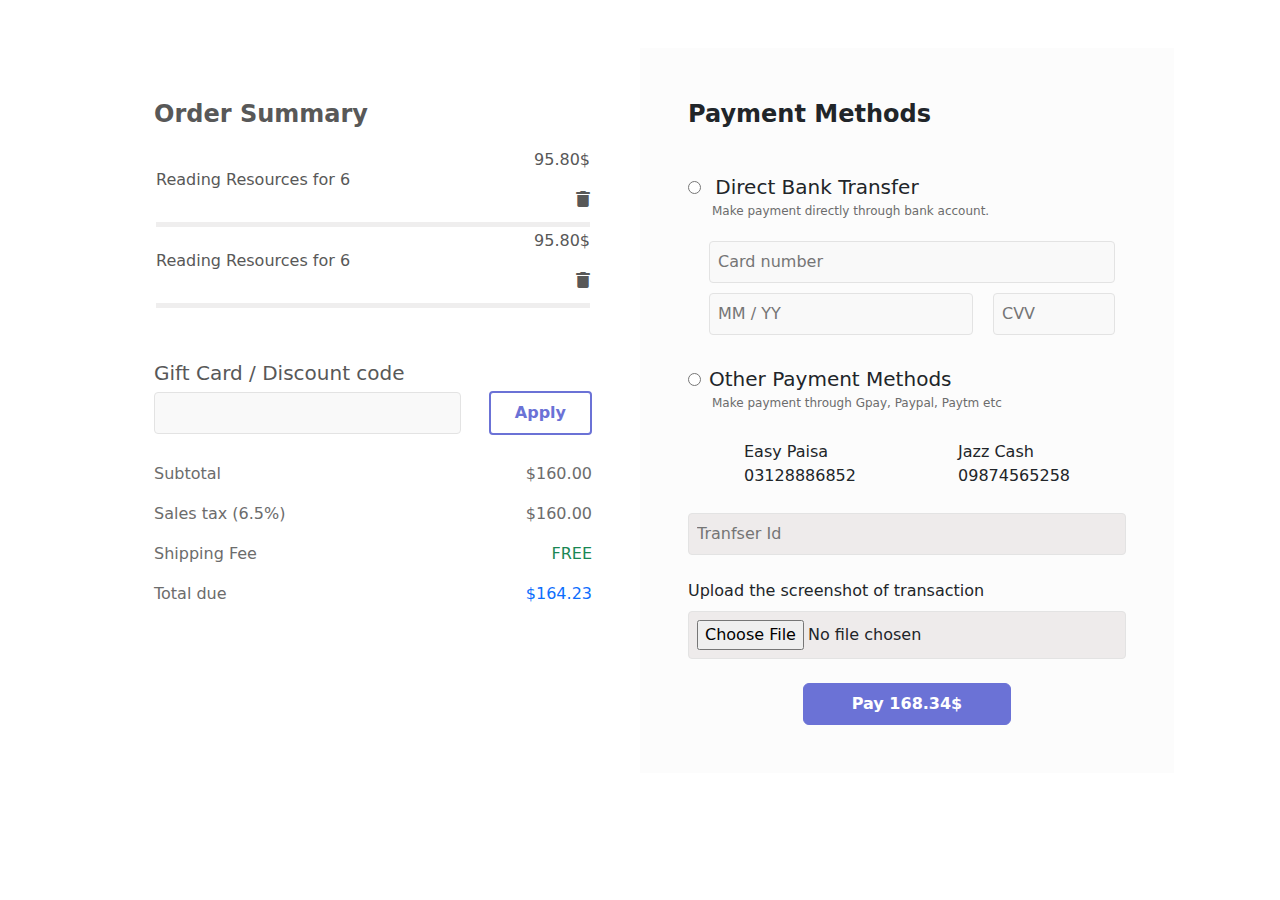
<file: payment_page.html>
<!DOCTYPE html>
<html lang="en">

<head>
    <meta charset="UTF-8">
    <meta name="viewport" content="width=device-width, initial-scale=1.0">
    <link href="https://cdn.jsdelivr.net/npm/bootstrap@5.3.3/dist/css/bootstrap.min.css" rel="stylesheet"
        integrity="sha384-QWTKZyjpPEjISv5WaRU9OFeRpok6YctnYmDr5pNlyT2bRjXh0JMhjY6hW+ALEwIH" crossorigin="anonymous">
    <link rel="stylesheet" href="stylesheets/payment_page.css">
    <link rel="stylesheet" href="https://cdnjs.cloudflare.com/ajax/libs/font-awesome/6.7.2/css/all.min.css"
        integrity="sha512-Evv84Mr4kqVGRNSgIGL/F/aIDqQb7xQ2vcrdIwxfjThSH8CSR7PBEakCr51Ck+w+/U6swU2Im1vVX0SVk9ABhg=="
        crossorigin="anonymous" referrerpolicy="no-referrer" />
    <title>Payment</title>
</head>

<body>
    <div class="container p-5">
        <div class="row page bg-dark">
            <div class="col-md-6 left bg-white p-5">
                <div class="order_summary w-100 ">
                    <p class="w-100 fs-4 fw-bold title ">Order Summary</p>
                    <div class="cart w-100 pb-5">
                        <div class="item d-flex align-items-center justify-content-between">
                            <div class="name">Reading Resources for 6</div>
                            <div class="price">
                                <p>95.80$</p>
                                <div class=" text-end"><i class="fa-solid fa-trash "></i></div>
                            </div>
                        </div>
                        <div class="item d-flex align-items-center justify-content-between">
                            <div class="name">Reading Resources for 6</div>
                            <div class="price">
                                <p>95.80$</p>
                                <div class=" text-end"><i class="fa-solid fa-trash "></i></div>
                            </div>
                        </div>
                    </div>
                    <div class="receipt">
                        <div class="discount mb-4 w-100">
                            <label class="d-block fs-5">Gift Card / Discount code</label>
                           <div class="ohh d-flex align-items-center justify-content-between">
                            <input type="text" class="my-1">
                            <a href="#" class="px-4 py-2">Apply</a>
                        </div>
                           </div>
                           
                        <div class="detail">
                            <div class="entity d-flex align-items-center justify-content-between">
                                <p>Subtotal</p>
                                <p>$160.00</p>
                            </div>
                            <div class="entity d-flex align-items-center justify-content-between">
                                <p>Sales tax (6.5%)</p>
                                <p>$160.00</p>
                            </div>
                            <div class="entity d-flex align-items-center justify-content-between">
                                <p>Shipping Fee</p>
                                <p class="text-success">FREE</p>
                            </div>
                            <div class="entity d-flex align-items-center justify-content-between">
                                <p>Total due</p>
                                <p class="text-primary">$164.23</p>
                            </div>
                        </div>
                    </div>
                </div>
            </div>
            <div class="col-md-6 right  p-5 ">
                <p class="w-100 fs-4 fw-bold title text-dark ">Payment Methods</p>
                <div class="option p-4 px-0 pb-0 ">
                    <p class="mb-0 fs-5"> <input type="radio" class="me-2" name="check" id="check1"> <label for="check1">Direct Bank Transfer</label></p>
                    <p class="ps-4 mini">Make payment directly through bank account.</p>
                </div>
              
                <div class="inputs px-3">
                    <input type="number" name="" id="" placeholder="Card number" class="w-100">
                    <div class="figure">
                        <input type="password" id="date" placeholder="MM / YY">
                    </div>
                    <div class="figurer">
                        <input type="password" id="date" placeholder="CVV">
                    </div>
                </div>

                <div class="option p-4 px-0 pb-0 ">
                    <p class="mb-0 fs-5"> <input type="radio" class="me-2" name="check" id="check2"><label for="check2">Other Payment Methods</label></p>
                    <p class="ps-4 mini">Make payment through Gpay, Paypal, Paytm etc</p>
                </div>
                <div class="inputs_for_local">
                   <div class="manage px-5 py-1 d-flex align-items-center justify-content-between">
                    <div class="numbers active">
                     <label for="">Easy Paisa</label>
                        <p>03128886852</p>
                    </div>
                    <div class="numbers">
                        <label for="">Jazz Cash</label>
                        <p>09874565258</p>
                    </div>
                   </div>
                    
                    <div class="id w-100">
                        <input type="text" placeholder="Tranfser Id" class="w-100">
                    </div>
                    <div class="file mt-3">
                        <label for="img" class="my-2">Upload the screenshot of transaction</label>
                        <input type="file" name="" id="img" class="w-100">
                    </div>
                    <div class="submit pt-4 d-flex align-items-center justify-content-center">
                        <a href=""class="px-5 py-2 fw-bold rounded done">Pay <span>168.34$</span></a>
                        
                    </div>
                </div>
            </div>
        </div>
    </div>
</body>
<script src="https://cdn.jsdelivr.net/npm/bootstrap@5.3.3/dist/js/bootstrap.bundle.min.js"
    integrity="sha384-YvpcrYf0tY3lHB60NNkmXc5s9fDVZLESaAA55NDzOxhy9GkcIdslK1eN7N6jIeHz"
    crossorigin="anonymous"></script>

</html>
</file>
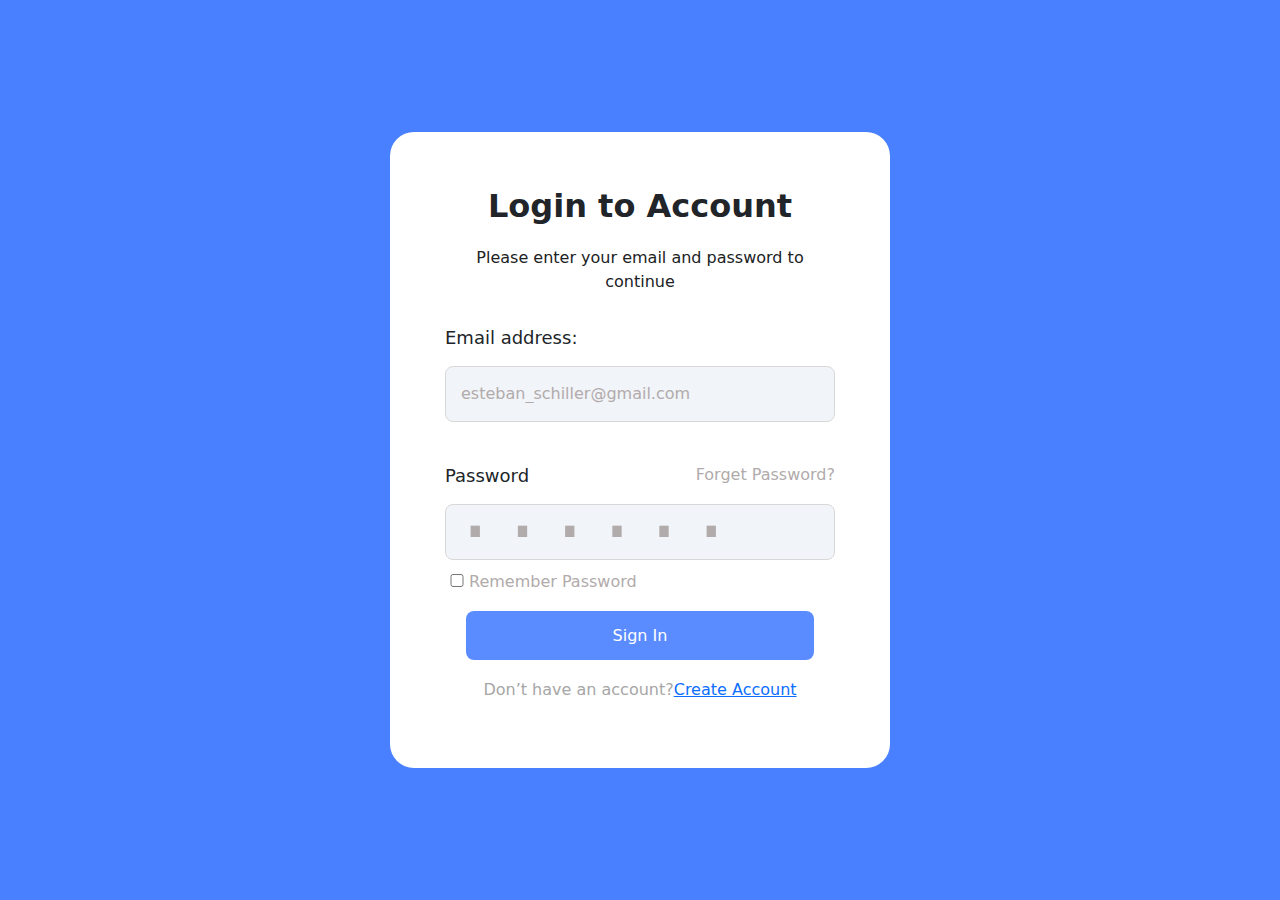
<file: signin.html>
<!DOCTYPE html>
<html lang="en">

<head>
    <meta charset="UTF-8">
    <meta name="viewport" content="width=device-width, initial-scale=1.0">
    <title>Sign In</title>
    <link href="https://cdn.jsdelivr.net/npm/bootstrap@5.3.3/dist/css/bootstrap.min.css" rel="stylesheet"
        integrity="sha384-QWTKZyjpPEjISv5WaRU9OFeRpok6YctnYmDr5pNlyT2bRjXh0JMhjY6hW+ALEwIH" crossorigin="anonymous">
    <link rel="stylesheet" href="stylesheets/Singin.css">
</head>
<body>
    <div class="container-fluid">
        <form action="">
            <div class="header">
                <p class="logo">Login to Account</p>
                <p class="caption">Please enter your email and password to continue</p>
            </div>
            <div class="input_1">
                <label for="email">Email address:</label>
                <input type="email" name="" id="email" placeholder="esteban_schiller@gmail.com">
            </div>
            <div class="input_1">
                <div class="label">
                    <label for="password">Password</label>
                    <p class="forgot">Forget Password?</p>
                </div>
                <input type="password" name="" id="password" placeholder=". . . . . .  ">
            </div>
            <div class="message">
                <input type="checkbox" name="" id=""><p>Remember Password</p>
            </div>
            <div class="submit">
                <a href="#">Sign In</a>
            </div>
            <div class="alternative">
<p>Don’t have an account?<a href="">Create Account</a> </p>
            </div>
        </form>
    </div>
</body>
<script src="https://cdn.jsdelivr.net/npm/bootstrap@5.3.3/dist/js/bootstrap.bundle.min.js" integrity="sha384-YvpcrYf0tY3lHB60NNkmXc5s9fDVZLESaAA55NDzOxhy9GkcIdslK1eN7N6jIeHz" crossorigin="anonymous"></script>
</html>
</file>
<file: stylesheets/payment_page.css>
*{
    padding: 0;
    margin: 0;
    box-sizing: border-box;
}
/*----------left side styling starts here------------  */
.title{
    color: #585858;
}
.item{
    border-bottom: 5px solid rgba(184, 178, 178, 0.219);
    padding-bottom: 10px;
    margin: 2px;
    color: #585858;
}
.item i{
    cursor: pointer;
}
.discount{
    color: #585858;
}
.discount input{
    background-color: #F9F9F9;
    border: 1px solid #E3E3E3;
    border-radius: 4px;
    padding: 8px;
    width: 70%;
}
.discount a{
    color: #6B72D6;
    border: 2px solid #6B72D6;
    border-radius: 4px;
    text-decoration: none;
    font-weight: bold;
    /* margin-right: 0px; */
    /* padding: 10px 30px; */
    margin-left: 10px;
}
.detail p{
    color:#6C6C6C;
}
/* --------right side styling begins------------------- */
.right{
    background-color: #FCFCFC;
}
.option{
    cursor: pointer;
}
.inputs input{
    background-color: #F9F9F9;
    border: 1px solid #E3E3E3;
    padding: 8px;
    margin: 5px;
}
input{
    border-radius: 4px;
    background-color: #eeebeb;
    border: 1px solid #E3E3E3;
    padding: 8px;
}
.figure{
    width: 65%;
}
.figure input{
    width: 100%;
    background-color: #F9F9F9;
}
.figurer{
    width: 30%;
    display: inline-block;
    margin-left:15px !important;
}
.figurer input{
    width: 100%;
    background-color: #F9F9F9;
}
.mini{
    font-size: 12px;
    color: #6C6C6C;
}
/* .active{
    background-color: #e0dede;
    padding: 8px;
    border: 1px solid #6B72D6;
} */
.numbers{
    cursor: pointer;
    padding: 8px;
    padding-bottom: 0px;
    margin-bottom: 5px;
}
.numbers:hover{
    border: 1px solid #6B72D6;
    background-color: #F9F9F9;
}
.submit a{
    text-decoration: none;
    border: 1px solid #6B72D6;

}
.done{
    background-color: #6B72D6;
    color: #ffff;
}
/* ----------------------right side styling ends and animations starts here------------------ */
@media screen and (max-width:1205px) {
    .inputs input {
        width: 100% !important;
    }
    .inputs .figure {
        width: 100%;
    }
    .inputs .figurer{
        width: 100%;
        margin-left: 0px !important;
    }
}
</file>
<file: stylesheets/Singin.css>
body{
    background-color: #4880FF;
}
.container-fluid{
    width: 100%;
    height: 100vh;
    display: flex;
    align-items: center;
    justify-content: center;
}
form{
    width: 500px;
    background-color: #ffffff;
    border-radius: 24px;
    padding: 50px 55px;
}
.header{
    width: 100%;
    text-align: center;
}
.header .logo{
    font-size: 32px ;
    font-weight: bold;
    /* margin-bottom: 15px; */
}
.header .caption{
    font-size: 16px;
    color: #202224;
}
.input_1{
    width: 100%;
    margin-top: 30px;
}
.input_1 label{
    margin-bottom: 15px;
    font-size: 18px;
    display: block;
}
.input_1 input{
    width: 100%;
    background-color: #F1F4F9;
    padding: 15px;
    border-radius: 8px;
    border: 1px solid #D8D8D8;
    margin-bottom: 10px;
    outline: none;
}
.input_1 input::placeholder{
    color: #b1abab;
}
#password::placeholder{
    font-size: 90px;
    letter-spacing: -5px;
}
.input_1 .label{
    display: flex;
    align-items: center;
    justify-content: space-between;
}
.input_1 .label .forgot{
    color: #b1abab;
}
.message{
    width: 100%;
    color: #b1abab;
    margin-bottom: 14px;
}
.message input{
    width: 24px;
}
.message input:checked{
    background-color: #b1abab;
}
.message p{
    display: inline-block;
}
.submit{
  width: 100%;
  margin-bottom: 30px;
  text-align: center;
}
.submit a{
    padding: 15px 147px;
    background-color: #5A8CFF;
    color: #ffffff;
    border-radius: 8px;
    text-decoration: none;
}
.alternative{
    text-align: center;
    color: #A6A6A6;
}
</file>
